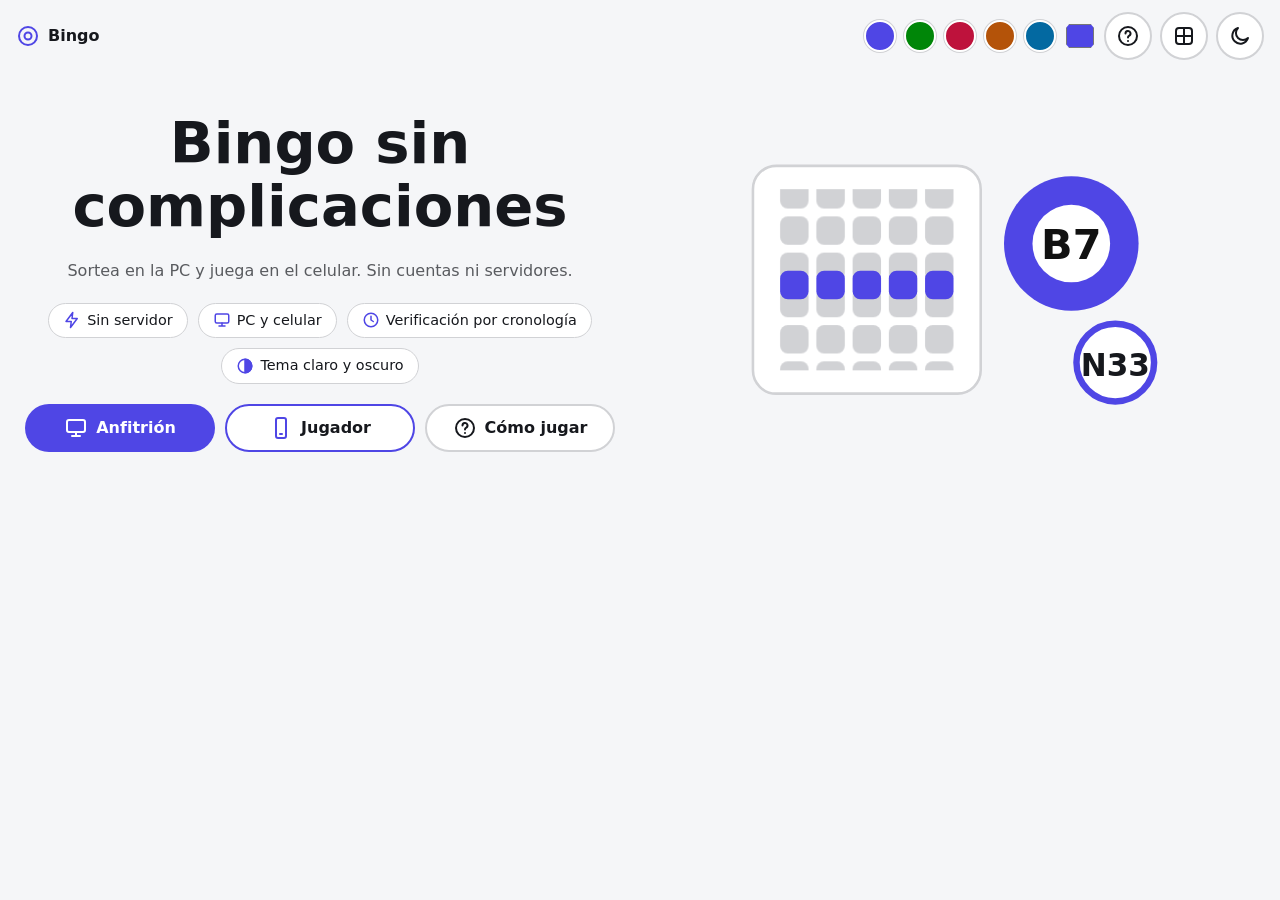
<file: index.html>
<!doctype html>
<html lang="es">

<head>
    <meta charset="utf-8">
    <meta name="viewport" content="width=device-width,initial-scale=1,viewport-fit=cover">
    <title>Bingo</title>
    <link rel="icon" href="img/icono.svg" type="image/svg+xml">
    <link rel="stylesheet" href="estilos/style.css">
<style>
/* Las balotas de la ilustración flotan despacio (solo transform) */
@keyframes flotar{0%,100%{transform:translateY(0)}50%{transform:translateY(-8px)}}
.flota-a{animation:flotar 7s ease-in-out infinite}
.flota-b{animation:flotar 9s ease-in-out -3s infinite}
@media (prefers-reduced-motion: reduce){.flota-a,.flota-b{animation:none}}
</style>
</head>

<body>
    <header></header>
    <main>
        <section class="hero entra">
            <div>
                <h1>Bingo sin complicaciones</h1>
                <p class="suave">Sortea en la PC y juega en el celular. Sin cuentas ni servidores.</p>
                <div class="chips"><span class="chip" data-ico="rayo">Sin servidor</span><span class="chip"
                        data-ico="pantalla">PC y celular</span><span class="chip" data-ico="reloj">Verificación por
                        cronología</span><span class="chip" data-ico="contraste">Tema claro y oscuro</span></div>
                <div class="accesos"><a class="btn primario" href="anfitrion.html" data-ico="pantalla">Anfitrión</a><a
                        class="btn acento" href="jugador.html" data-ico="celular">Jugador</a><button class="btn"
                        data-ayuda data-ico="ayuda">Cómo jugar</button></div>
            </div>
            <svg viewBox="0 0 340 220" role="img" aria-label="Ilustración de una tarjeta de bingo y dos balotas">
                <defs>
                    <pattern id="celda" width="28" height="28" patternUnits="userSpaceOnUse">
                        <rect x="3" y="3" width="22" height="22" rx="6" fill="var(--borde)" />
                    </pattern>
                </defs>
                <rect x="10" y="20" width="176" height="176" rx="18" fill="var(--panel)" stroke="var(--borde)"
                    stroke-width="2" />
                <rect x="28" y="38" width="140" height="140" fill="url(#celda)" />
                <g fill="var(--acento)">
                    <rect x="31" y="101" width="22" height="22" rx="6" />
                    <rect x="59" y="101" width="22" height="22" rx="6" />
                    <rect x="87" y="101" width="22" height="22" rx="6" />
                    <rect x="115" y="101" width="22" height="22" rx="6" />
                    <rect x="143" y="101" width="22" height="22" rx="6" />
                </g>
                <g class="flota flota-a"><circle cx="256" cy="80" r="52" fill="var(--acento)" />
                <circle cx="256" cy="80" r="30" fill="var(--sobre-acento)" />
                <text x="256" y="92" text-anchor="middle" font-size="32" font-weight="800" fill="#111"
                    font-family="system-ui,sans-serif">B7</text></g>
                <g class="flota flota-b"><circle cx="290" cy="172" r="30" fill="var(--panel)" stroke="var(--acento)" stroke-width="5" />
                <text x="290" y="182" text-anchor="middle" font-size="24" font-weight="800" fill="var(--texto)"
                    font-family="system-ui,sans-serif">N33</text></g>
            </svg>
        </section>
    </main>
    <script src="js/nucleo.js"></script>
    <script src="js/interfaz.js"></script>
    <script>montarBarra('Bingo')</script>
</body>

</html>
</file>
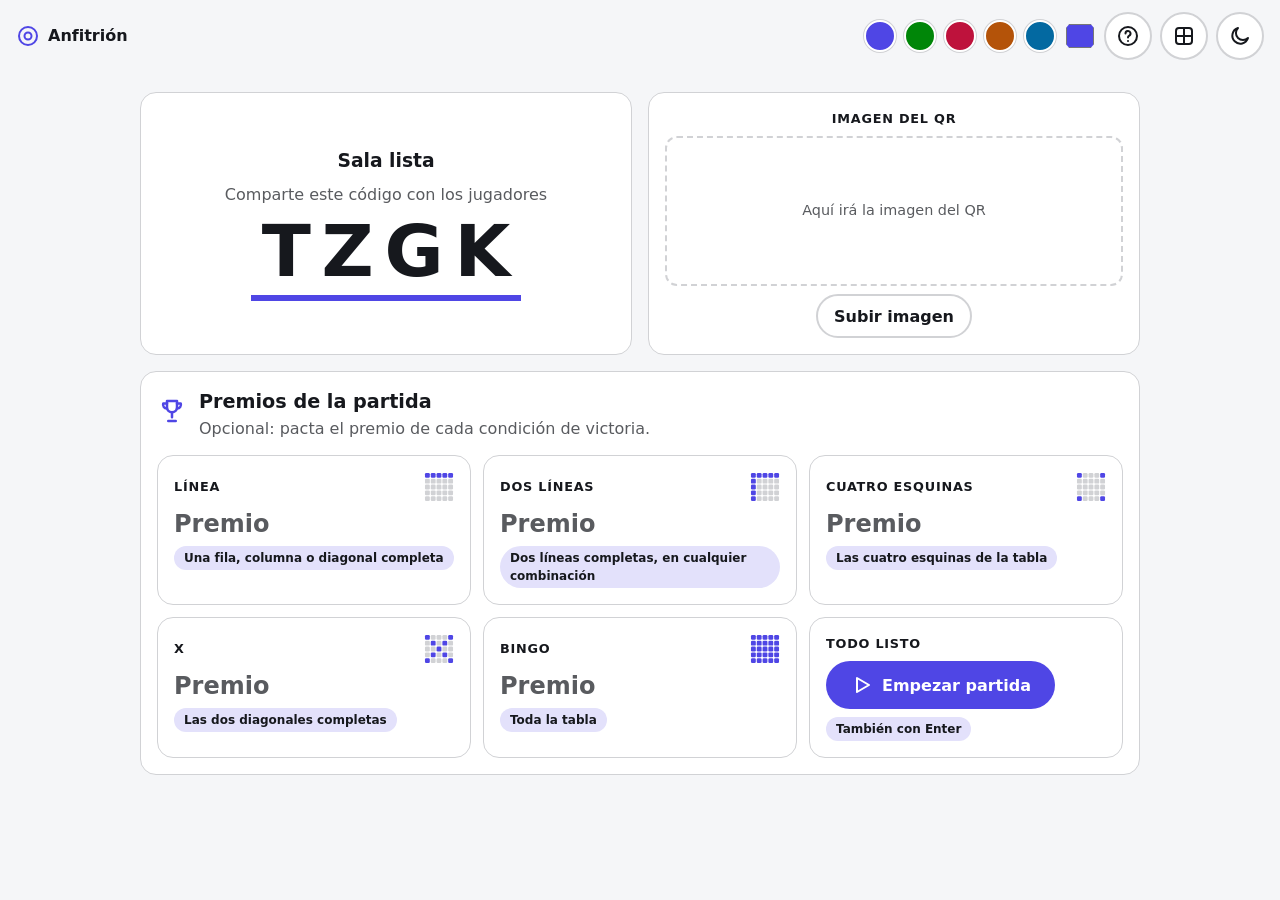
<file: anfitrion.html>
<!doctype html>
<html lang="es">

<head>
    <meta charset="utf-8">
    <meta name="viewport" content="width=device-width,initial-scale=1,viewport-fit=cover">
    <title>Bingo · Anfitrión</title>
    <link rel="icon" href="img/icono.svg" type="image/svg+xml">
    <link rel="stylesheet" href="estilos/style.css?v=5">
<style>
/* Pantalla previa y ganadores: fichas organizadas con flexbox (no dependen de style.css) */
#previa{display:flex;flex-direction:column;gap:16px;max-width:1000px;margin:4px auto;padding:0;text-align:left}
.previa-fila{display:flex;flex-wrap:wrap;gap:16px}
.previa-fila>.ficha{flex:1 1 320px}
.ficha{display:flex;flex-direction:column;gap:8px;padding:16px;border:1px solid var(--borde);border-radius:16px;background:var(--panel)}
.ficha-cabecera{display:flex;align-items:center;justify-content:space-between;gap:8px}
.ficha-etiqueta{font-size:.8rem;font-weight:800;letter-spacing:.06em;text-transform:uppercase}
.ficha-valor{font-size:2rem;font-weight:800;line-height:1.1;overflow-wrap:anywhere}
.ficha-pastilla{align-self:flex-start;padding:3px 10px;border-radius:999px;background:color-mix(in srgb,var(--acento) 16%,var(--panel));font-size:.75rem;font-weight:700}
.ficha-codigo{align-items:center;justify-content:center;text-align:center}
.codigo-sala{font-size:clamp(2.6rem,7vw,4.5rem);font-weight:800;letter-spacing:.15em;line-height:1;border-bottom:6px solid var(--acento);padding:0 0 8px .15em}
.ficha-imagen{justify-content:center;text-align:center}
.imagen-zona{display:flex;align-items:center;justify-content:center;height:150px;padding:6px;border:2px dashed var(--borde);border-radius:12px;font-size:.9rem;overflow:hidden}
.imagen-zona img{max-width:100%;max-height:100%;object-fit:contain;border-radius:8px;background:#fff;padding:4px}
.imagen-acciones{display:flex;flex-wrap:wrap;justify-content:center;gap:8px}
.imagen-acciones .btn{min-height:44px;padding:0 16px}
.premios-caja{display:flex;flex-direction:column;gap:14px;padding:16px;border:1px solid var(--borde);border-radius:16px;background:var(--panel)}
.premios-titulo{display:flex;align-items:center;gap:12px}
.premios-titulo .ico{width:30px;height:30px;color:var(--acento)}
.premios-titulo h2{font-size:1.2rem}
.premios-flex{display:flex;flex-wrap:wrap;gap:12px}
#tarjetasPremios{display:contents}
.premios-flex .ficha{flex:1 1 calc(33.333% - 12px);min-width:230px}
.ficha-premio{cursor:text}
.ficha-premio input{width:100%;min-height:0;padding:0;border:0;border-radius:6px;background:transparent;color:var(--texto);font:800 1.5rem system-ui,sans-serif}
.ficha-premio input::placeholder{color:var(--suave);font-weight:600}
.mini-patron svg{width:30px;height:30px;display:block}
.ficha-empezar{justify-content:center;align-items:flex-start}
.aviso-sala{padding:14px 18px;border:1px solid var(--borde);border-left:5px solid var(--acento);border-radius:14px;background:var(--panel)}
.aviso-sala h2{font-size:1.15rem}
#dlgGanadores{width:min(900px,94vw);max-width:none}
#dlgGanadores #listaGanadores{list-style:none;padding:0;margin:14px 0;display:flex;flex-wrap:wrap;gap:14px}
#dlgGanadores .ficha{flex:1 1 240px;flex-wrap:nowrap;align-items:stretch}
#dlgGanadores .ficha-cabecera .ico{color:var(--acento)}
#dlgGanadores .nombre-ganador{flex:none;width:100%;min-height:44px}
#dlgGanadores .ficha-vacia{flex-basis:100%;align-items:center;text-align:center}
#previa.sale{opacity:0;transform:translateY(-8px);transition:opacity .18s ease,transform .18s ease}
@media (prefers-reduced-motion: reduce){#previa.sale{transition:none}}
</style>
</head>

<body>
    <header></header>
    <main>
        <section id="previa" class="previa entra" hidden>
            <div class="previa-fila">
                <article class="ficha ficha-codigo">
                    <h1>Sala lista</h1>
                    <p class="suave">Comparte este código con los jugadores</p>
                    <div class="codigo-sala" id="codigoGrande" aria-live="polite"></div>
                </article>
                <article class="ficha ficha-imagen">
                    <div class="ficha-etiqueta">Imagen del QR</div>
                    <div class="imagen-zona">
                        <img id="qrImagen" alt="Código QR para entrar al bingo" hidden>
                        <p class="suave" id="qrVacio">Aquí irá la imagen del QR</p>
                    </div>
                    <div class="imagen-acciones">
                        <button class="btn" id="qrSubir">Subir imagen</button>
                        <button class="btn" id="qrQuitar" hidden>Quitar</button>
                        <input type="file" id="qrArchivo" accept="image/*" hidden>
                    </div>
                </article>
            </div>
            <div class="premios-caja">
                <div class="premios-titulo">
                    <span data-ico="trofeo"></span>
                    <div>
                        <h2>Premios de la partida</h2>
                        <p class="suave">Opcional: pacta el premio de cada condición de victoria.</p>
                    </div>
                </div>
                <div class="premios-flex">
                    <div id="tarjetasPremios"></div>
                    <article class="ficha ficha-empezar">
                        <div class="ficha-etiqueta">Todo listo</div>
                        <button class="btn primario" id="btnEmpezar" data-ico="jugar">Empezar partida</button>
                        <span class="ficha-pastilla">También con Enter</span>
                    </article>
                </div>
            </div>
        </section>
        <section id="juego" hidden>
            <div class="franja">
                <p class="pastilla">Sala <b id="codigoSala"></b></p>
                <div class="acciones"><button class="btn" id="btnGanadores">Ganadores</button><button class="btn"
                        id="btnNueva">Nueva partida</button></div>
            </div>
            <div class="tablero-anfitrion">
                <aside class="panel lateral">
                    <div class="tarjetas">
                        <div class="tarjeta"><span class="suave">Jugada</span><b id="contador">0</b></div>
                        <div class="tarjeta"><span class="suave">Restan</span><b id="restantes">75</b></div>
                    </div>
                    <div class="progreso" role="progressbar" aria-label="Progreso del sorteo"><span id="barra"></span>
                    </div>
                    <div id="panelPremios" hidden>
                        <h3>Premios</h3>
                        <ul class="premios-lista" id="listaPremios"></ul>
                    </div>
                    <h3>Historial</h3>
                    <ol class="historial" id="historial"></ol>
                </aside>
                <div class="panel centro">
                    <div class="escenario" id="escenario"><svg viewBox="0 0 100 100" role="img"
                            aria-label="Balota del sorteo">
                            <circle cx="50" cy="50" r="48" fill="var(--acento)" />
                            <circle cx="50" cy="50" r="37" fill="var(--panel)" />
                            <circle cx="50" cy="50" r="43" fill="none" stroke="var(--sobre-acento)" stroke-width="2"
                                stroke-linecap="round" stroke-dasharray="14 40" />
                        </svg>
                        <h2 id="numeroActual" aria-live="polite">—</h2>
                    </div>
                    <p class="suave" id="mensaje"></p>
                    <div class="cuenta" id="cuenta" hidden aria-hidden="true"><span id="cuentaBarra"></span></div>
                </div>
                <div class="panel">
                    <div class="numeros" id="numeros" aria-label="Tablero de números"></div>
                </div>
            </div>
            <nav class="menu-inferior" aria-label="Opciones del anfitrión"><button class="btn primario ranura"
                    id="btnSortear" data-ico="jugar"><span>Sortear</span><small>Espacio</small></button><button
                    class="btn acento ranura" id="btnVerificar" data-ico="verificar"><span>Verificar
                        victoria</span><small>V</small></button><button class="btn ranura" id="btnAuto" data-ico="reloj"
                    aria-pressed="false"><span>Sorteo automático</span></button><select id="intervaloAuto"
                    class="intervalo" aria-label="Segundos entre números">
                    <option value="5">5 s</option>
                    <option value="8">8 s</option>
                    <option value="12">12 s</option>
                    <option value="20">20 s</option>
                </select><button class="btn ranura corta" id="btnVoz"></button><select id="selectorVoz"
                    class="intervalo" aria-label="Elegir voz" hidden></select><button class="btn ranura"
                    id="btnPantalla" data-ico="pantalla"><span>Pantalla completa</span></button></nav>
        </section>
    </main>
    <dialog id="dlgGanadores" aria-labelledby="tituloGanadores">
        <div class="aviso-sala">
            <h2 id="tituloGanadores">Ganadores</h2>
            <p class="suave" id="resumenGanadores"></p>
        </div>
        <ol id="listaGanadores"></ol>
        <button class="btn primario" id="cerrarGanadores">Cerrar</button>
    </dialog>
    <dialog id="dlgGuardada" aria-labelledby="tituloGuardada">
        <h2 id="tituloGuardada">Partida guardada</h2>
        <p id="textoGuardada"></p>
        <div class="acciones-dialogo"><button class="btn primario" id="btnContinuar">Continuar</button><button
                class="btn" id="btnDescartar">Nueva partida</button></div>
    </dialog>
    <script src="js/nucleo.js?v=5"></script>
    <script src="js/interfaz.js?v=5"></script>
    <script src="js/voz.js?v=5"></script>
    <script src="js/anfitrion.js?v=5"></script>
</body>

</html>
</file>
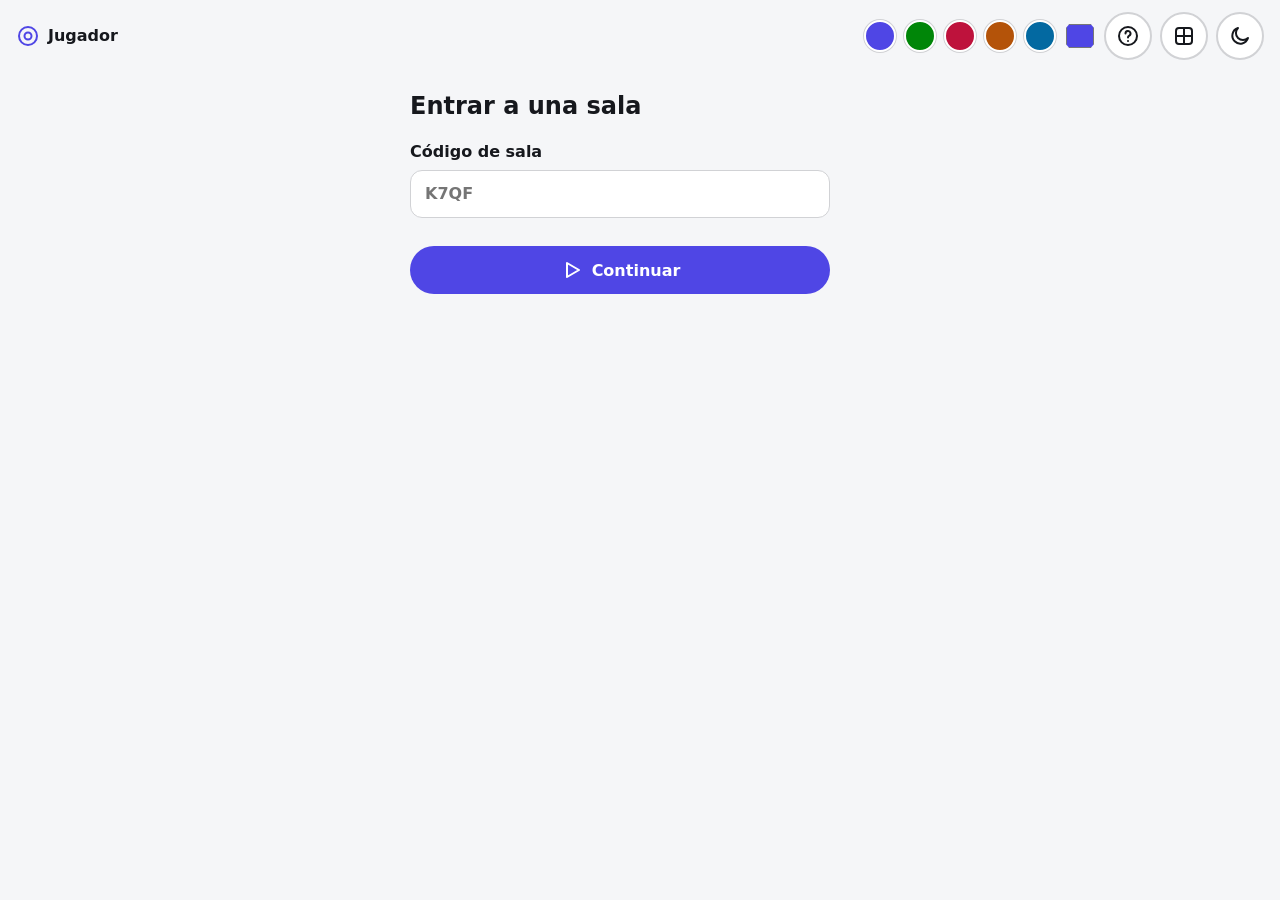
<file: jugador.html>
<!doctype html>
<html lang="es">

<head>
    <meta charset="utf-8">
    <meta name="viewport" content="width=device-width,initial-scale=1,viewport-fit=cover">
    <title>Bingo · Jugador</title>
    <link rel="icon" href="img/icono.svg" type="image/svg+xml">
    <link rel="stylesheet" href="estilos/style.css">
</head>

<body>
    <header></header>
    <main>
        <section class="pantalla entra" id="pantallaCodigo" hidden>
            <h1>Entrar a una sala</h1>
            <form class="formulario" id="formCodigo"><label>Código de sala<input id="campoCodigo" maxlength="4"
                        autocapitalize="characters" autocomplete="off" placeholder="K7QF" required></label>
                <p class="error" id="errorCodigo" role="alert"></p><button class="btn primario"
                    data-ico="jugar">Continuar</button>
            </form>
        </section>
        <section class="pantalla entra" id="pantallaTablas" hidden>
            <h1>Elige tus tablas</h1>
            <p class="suave">Toca hasta 2 códigos para jugar con dos tablas a la vez.</p>
            <div class="catalogo" id="catalogo"></div>
            <div class="vista-previa" id="vistaPrevia"></div><button class="btn primario" id="btnElegir" disabled
                data-ico="verificar">Jugar</button><button class="btn" id="btnOtroCodigo" data-ico="volver">Cambiar
                código</button>
        </section>
        <section class="pantalla entra" id="pantallaJuego" hidden>
            <p>Sala <b id="salaJuego"></b></p>
            <div id="tablas"></div><button class="btn" id="btnCambiar" data-ico="volver">Cambiar de código</button>
        </section>
        <section class="pantalla entra" id="pantallaReclamo" hidden>
            <h1>Muestra esto al anfitrión</h1>
            <div class="panel">
                <p class="suave">Código de tabla</p>
                <div class="gigante" id="reclamoTabla"></div>
                <p class="suave">Hora</p>
                <div class="gigante" id="reclamoHora"></div>
            </div>
            <p id="reclamoMensaje"></p><button class="btn" id="btnVolverTabla" data-ico="volver">Volver a mis
                tablas</button>
        </section>
    </main>
    <script src="js/nucleo.js"></script>
    <script src="js/interfaz.js"></script>
    <script src="js/jugador.js"></script>
</body>

</html>
</file>
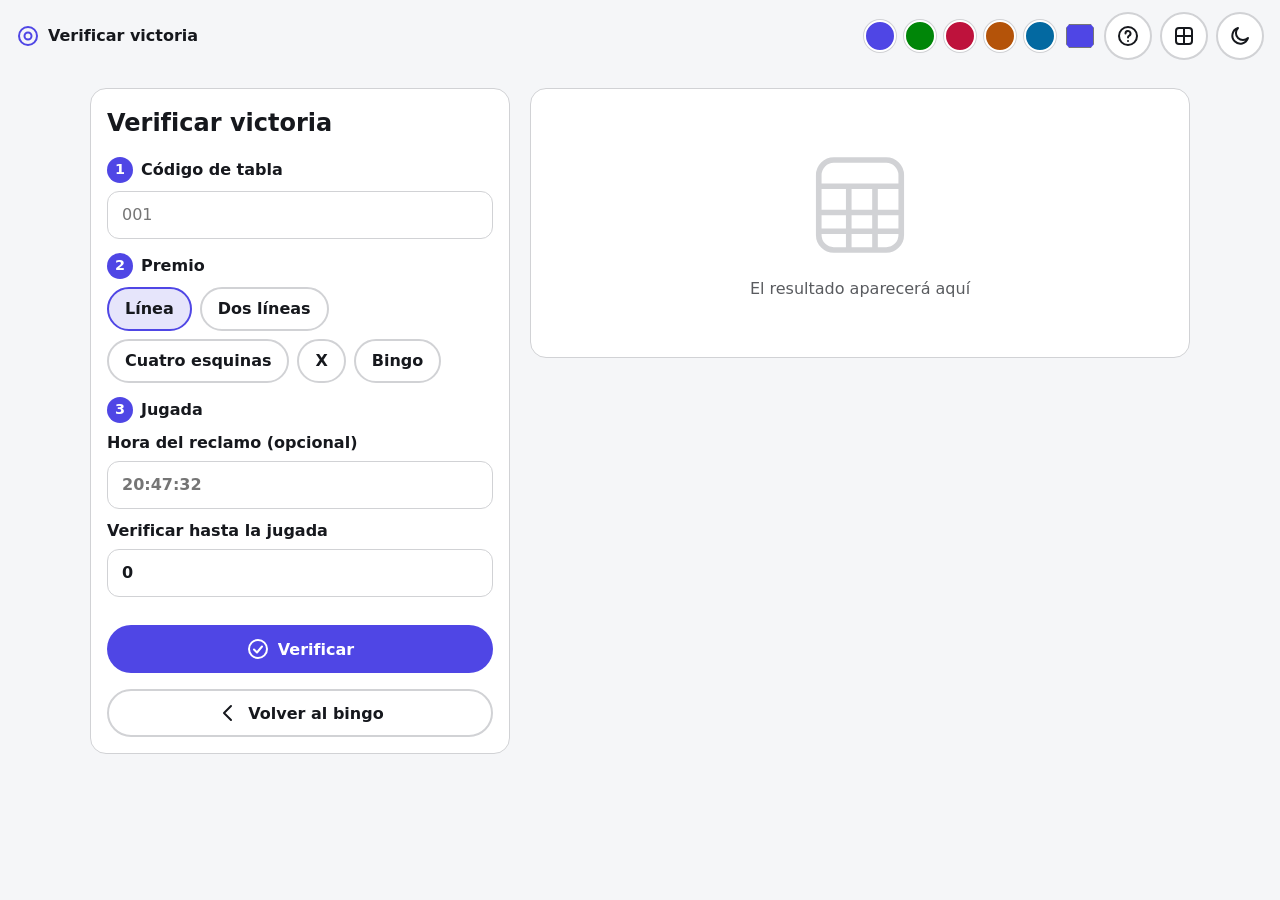
<file: verificar.html>
<!doctype html>
<html lang="es">

<head>
    <meta charset="utf-8">
    <meta name="viewport" content="width=device-width,initial-scale=1,viewport-fit=cover">
    <title>Bingo · Verificar victoria</title>
    <link rel="icon" href="img/icono.svg" type="image/svg+xml">
    <link rel="stylesheet" href="estilos/style.css">
</head>

<body>
    <header></header>
    <main>
        <div class="verificacion entra" id="contenido">
            <section class="panel">
                <h1>Verificar victoria</h1>
                <form class="formulario" id="formulario">
                    <fieldset>
                        <legend><span class="paso">1</span>Código de tabla</legend><input id="campoTabla"
                            placeholder="001" inputmode="numeric" maxlength="3" autocomplete="off"
                            aria-label="Código de tabla" required>
                    </fieldset>
                    <fieldset>
                        <legend><span class="paso">2</span>Premio</legend>
                        <div class="opciones" id="opcionesPremio" role="radiogroup" aria-label="Premio"></div>
                    </fieldset>
                    <fieldset>
                        <legend><span class="paso">3</span>Jugada</legend>
                        <label>Hora del reclamo (opcional)<input id="campoHora" placeholder="20:47:32"
                                inputmode="numeric" maxlength="8" autocomplete="off"></label>
                        <label>Verificar hasta la jugada<input id="campoJugada" type="number" min="0" required></label>
                    </fieldset>
                    <p class="error" id="error" role="alert"></p>
                    <button class="btn primario" data-ico="verificar">Verificar</button>
                </form>
                <button class="btn" id="btnVolver" data-ico="volver">Volver al bingo</button>
            </section>
            <section class="panel" aria-live="polite">
                <div class="vacio" id="vacio"><svg class="ilustracion" viewBox="0 0 64 64" role="img"
                        aria-label="Tabla de bingo vacía">
                        <rect x="10" y="8" width="44" height="48" rx="8" fill="none" stroke="var(--borde)"
                            stroke-width="3" />
                        <path d="M10 22h44M26 22v34M40 22v34M10 36h44M10 46h44" stroke="var(--borde)"
                            stroke-width="3" />
                    </svg>
                    <p class="suave">El resultado aparecerá aquí</p>
                </div>
                <div id="zonaResultado" hidden>
                    <div class="resultado" id="resultado"></div>
                    <div class="chips" id="datosResultado"></div>
                    <div id="tabla"></div>
                </div>
            </section>
        </div>
    </main>
    <script src="js/nucleo.js"></script>
    <script src="js/interfaz.js"></script>
    <script src="js/verificar.js"></script>
</body>

</html>
</file>
<file: estilos/style.css>
:root {
    --fondo: #f5f6f8;
    --texto: #16181d;
    --panel: #fff;
    --acento: #4f46e5;
    --sobre-acento: #fff;
    --borde: color-mix(in srgb, var(--fondo) 84%, var(--texto));
    --suave: color-mix(in srgb, var(--texto) 70%, var(--fondo));
    --radio: 16px
}

[data-tema=oscuro] {
    --fondo: #111318;
    --texto: #eef0f4;
    --panel: color-mix(in srgb, var(--fondo) 93%, #fff)
}

* {
    box-sizing: border-box
}

[hidden] {
    display: none !important
}

body {
    margin: 0;
    min-height: 100vh;
    display: flex;
    flex-direction: column;
    background: var(--fondo);
    color: var(--texto);
    font-family: system-ui, -apple-system, "Segoe UI", Roboto, sans-serif;
    line-height: 1.5;
    padding: env(safe-area-inset-top) env(safe-area-inset-right) env(safe-area-inset-bottom) env(safe-area-inset-left);
    transition: background .2s, color .2s
}

h1,
h2,
h3,
p {
    margin: 0
}

main {
    flex: 1;
    width: 100%;
    max-width: 1400px;
    margin: auto;
    padding: 16px
}

.suave {
    color: var(--suave)
}

:focus-visible {
    outline: 3px solid var(--acento);
    outline-offset: 2px
}

.ico {
    width: 24px;
    height: 24px;
    fill: none;
    stroke: currentColor;
    stroke-width: 2;
    stroke-linecap: round;
    stroke-linejoin: round;
    flex: none
}

header {
    display: flex;
    justify-content: space-between;
    align-items: center;
    flex-wrap: wrap;
    gap: 12px;
    padding: 12px 16px
}

.marca {
    display: flex;
    align-items: center;
    gap: 8px;
    font-weight: 700;
    color: var(--texto);
    text-decoration: none
}

.marca .ico {
    color: var(--acento)
}

.acciones,
.muestras {
    display: flex;
    align-items: center;
    gap: 8px
}

.muestra {
    width: 32px;
    height: 32px;
    border-radius: 50%;
    border: 2px solid var(--panel);
    box-shadow: 0 0 0 1px var(--borde);
    cursor: pointer
}

#selectorAcento {
    width: 32px;
    height: 32px;
    padding: 0;
    border: 0;
    border-radius: 50%;
    background: none;
    min-height: 0
}

.btn {
    min-height: 48px;
    padding: 0 22px;
    border-radius: 999px;
    border: 2px solid var(--borde);
    background: var(--panel);
    color: var(--texto);
    font: 600 1rem system-ui, sans-serif;
    display: inline-flex;
    align-items: center;
    justify-content: center;
    gap: 8px;
    cursor: pointer;
    text-decoration: none;
    transition: background .15s, transform .15s, border-color .15s
}

.btn:hover {
    border-color: var(--suave)
}

.btn:active {
    transform: scale(.97)
}

.btn:disabled {
    opacity: .45;
    cursor: not-allowed;
    transform: none
}

.btn.icono {
    width: 48px;
    padding: 0
}

.primario {
    background: var(--acento);
    color: var(--sobre-acento);
    border-color: transparent
}

.primario:hover {
    border-color: transparent;
    filter: brightness(1.08)
}

.acento {
    border-color: var(--acento)
}

.acento .ico {
    color: var(--acento)
}

.panel {
    background: var(--panel);
    border: 1px solid var(--borde);
    border-radius: var(--radio);
    padding: 16px
}

.entra {
    animation: entrar .25s ease both
}

@keyframes entrar {
    from {
        opacity: 0;
        transform: translateY(8px)
    }
}

label {
    display: grid;
    gap: 6px;
    font-weight: 600
}

.formulario {
    display: grid;
    gap: 14px;
    max-width: 420px
}

input,
select {
    width: 100%;
    min-height: 48px;
    padding: 0 14px;
    border-radius: 12px;
    border: 1px solid var(--borde);
    background: var(--panel);
    color: var(--texto);
    font: inherit
}

.error {
    color: var(--texto);
    font-weight: 600
}

.hero {
    display: grid;
    grid-template-columns: 1fr 1fr;
    gap: 32px;
    align-items: center;
    padding: 24px 0
}

.hero>div {
    display: grid;
    gap: 20px;
    justify-items: center;
    text-align: center
}

.hero h1 {
    font-size: clamp(2.2rem, 5vw, 3.6rem);
    line-height: 1.1
}

.hero>svg {
    width: 100%;
    max-width: 440px;
    justify-self: center
}

.chips,
.accesos {
    display: flex;
    flex-wrap: wrap;
    justify-content: center;
    gap: 10px
}

.accesos .btn {
    min-width: 190px
}

.chip {
    display: inline-flex;
    align-items: center;
    gap: 6px;
    padding: 6px 14px;
    border: 1px solid var(--borde);
    border-radius: 999px;
    background: var(--panel);
    font-size: .9rem
}

.chip .ico {
    color: var(--acento);
    width: 18px;
    height: 18px
}

.previa {
    display: grid;
    justify-items: center;
    text-align: center;
    gap: 18px;
    padding: 40px 16px;
    max-width: 640px;
    margin: 24px auto
}

.codigo {
    font-size: clamp(3.5rem, 14vw, 8rem);
    font-weight: 800;
    letter-spacing: .15em;
    line-height: 1;
    border-bottom: 6px solid var(--acento);
    padding: 0 0 8px .15em
}

.franja {
    display: flex;
    justify-content: space-between;
    align-items: center;
    gap: 12px;
    flex-wrap: wrap;
    margin-bottom: 12px
}

.tablero-anfitrion {
    display: grid;
    grid-template-columns: 230px 1fr minmax(300px, 28%);
    gap: 14px;
    align-items: stretch;
    flex: 1;
    min-height: 0
}

.tablero-anfitrion>.panel {
    min-height: 0;
    overflow: hidden
}

.historial {
    list-style: none;
    padding: 0;
    margin: 8px 0 0;
    display: grid;
    gap: 6px
}

.historial li {
    padding: 6px 10px;
    border-radius: 10px;
    border: 1px solid var(--borde)
}

.centro {
    background: linear-gradient(160deg, color-mix(in srgb, var(--acento) 14%, var(--panel)), var(--panel) 65%);
    display: grid;
    place-items: center;
    text-align: center;
    align-content: center;
    gap: 12px
}

.escenario {
    display: grid;
    place-items: center;
    width: min(100%, 480px, calc(100vh - 340px));
    aspect-ratio: 1
}

.escenario>* {
    grid-area: 1/1
}

.escenario svg {
    width: 100%;
    height: 100%
}

.girando svg {
    animation: girar .9s linear infinite
}

@keyframes girar {
    to {
        transform: rotate(360deg)
    }
}

#numeroActual {
    font-size: clamp(3rem, min(7vw, 13vh), 7rem);
    font-weight: 800;
    line-height: 1;
    font-variant-numeric: tabular-nums
}

.numeros {
    display: grid;
    grid-template-columns: repeat(5, 1fr);
    grid-template-rows: auto repeat(15, minmax(0, 1fr));
    gap: 5px;
    height: 100%
}

.letra {
    display: grid;
    place-items: center;
    font-size: 1.4rem;
    font-weight: 800;
    border-bottom: 4px solid var(--acento);
    padding-bottom: 4px
}

.n {
    min-height: 0;
    display: grid;
    place-items: center;
    border-radius: 10px;
    font-size: clamp(.8rem, 2.2vh, 1.05rem);
    font-weight: 600;
    border: 1px solid var(--borde);
    color: var(--suave);
    transition: background .2s, color .2s
}

.n.sale {
    background: var(--acento);
    color: var(--sobre-acento);
    border-color: transparent;
    font-weight: 700
}

.n.ultimo {
    box-shadow: 0 0 0 3px var(--texto)
}

.menu-inferior {
    position: sticky;
    bottom: 0;
    display: flex;
    justify-content: center;
    gap: 12px;
    margin-top: 12px;
    padding: 10px 16px;
    background: var(--panel);
    border: 1px solid var(--borde);
    border-radius: var(--radio)
}

.ranura {
    flex-direction: column;
    gap: 0;
    min-height: 64px;
    font-size: 1.05rem;
    min-width: min(240px, 44vw)
}

.ranura small {
    font-weight: 400
}

.tabla {
    display: grid;
    grid-template-columns: repeat(5, 1fr);
    gap: 6px;
    max-width: 420px;
    margin: auto
}

.tabla b {
    text-align: center;
    font-size: 1.2rem
}

.casilla {
    aspect-ratio: 1;
    display: grid;
    place-items: center;
    border-radius: 12px;
    border: 1px solid var(--borde);
    background: var(--panel);
    color: var(--texto);
    font: 700 1.25rem system-ui, sans-serif;
    cursor: pointer;
    transition: background .15s, color .15s;
    padding: 0
}

.casilla:disabled {
    cursor: default
}

.casilla.marcada {
    background: var(--acento);
    color: var(--sobre-acento);
    border-color: transparent
}

.catalogo {
    display: grid;
    grid-template-columns: repeat(auto-fill, minmax(84px, 1fr));
    gap: 8px
}

.catalogo .btn {
    padding: 0
}

.pantalla {
    display: grid;
    gap: 16px;
    max-width: 460px;
    margin: 0 auto
}

.pantalla.ancha {
    max-width: none
}

.resultado {
    padding: 16px;
    border-radius: var(--radio);
    font-weight: 800;
    font-size: 1.6rem;
    text-align: center
}

.valido {
    background: var(--acento);
    color: var(--sobre-acento)
}

.invalido {
    background: var(--panel);
    border: 2px solid var(--texto)
}

.gigante {
    font-size: clamp(3rem, 16vw, 6rem);
    font-weight: 800;
    line-height: 1.1;
    text-align: center
}

dialog {
    background: var(--panel);
    color: var(--texto);
    border: 1px solid var(--borde);
    border-radius: var(--radio);
    max-width: min(520px, 92vw);
    padding: 20px
}

dialog[open] {
    animation: entrar .2s ease
}

dialog::backdrop {
    background: #0008
}

dialog ol {
    padding-left: 20px;
    display: grid;
    gap: 10px
}

@media(max-width:900px) {

    .tablero-anfitrion,
    .hero {
        grid-template-columns: 1fr
    }
}

@media(prefers-reduced-motion:reduce) {

    *,
    *::before,
    *::after {
        animation: none !important;
        transition: none !important
    }
}

.pastilla {
    display: inline-flex;
    gap: 8px;
    align-items: center;
    padding: 8px 20px;
    border-radius: 999px;
    background: var(--panel);
    border: 2px solid var(--acento);
    font-size: 1.3rem;
    letter-spacing: .12em
}

.lateral {
    display: grid;
    gap: 14px;
    align-content: start
}

.tarjetas {
    display: grid;
    grid-template-columns: 1fr 1fr;
    gap: 10px
}

.tarjeta {
    padding: 12px;
    border-radius: 12px;
    border: 1px solid var(--borde);
    text-align: center
}

.tarjeta b {
    display: block;
    font-size: 2.2rem;
    line-height: 1.1;
    font-variant-numeric: tabular-nums
}

.progreso {
    height: 10px;
    border-radius: 99px;
    background: var(--borde);
    overflow: hidden
}

.progreso span {
    display: block;
    height: 100%;
    width: 0;
    background: var(--acento);
    transition: width .3s
}

.historial li {
    font-size: 1.15rem;
    display: flex;
    justify-content: space-between
}

#juego:not([hidden]) {
    display: flex;
    flex-direction: column;
    height: calc(100vh - 110px);
    min-height: 560px
}

.lateral {
    overflow: hidden
}

.pantalla-completa header {
    display: none
}

.pantalla-completa main {
    padding: 12px
}

.pantalla-completa #juego:not([hidden]) {
    height: calc(100vh - 24px)
}

#tablas .tabla,
#vistaPrevia .tabla {
    max-width: none;
    width: 100%;
    gap: 7px;
    padding: 14px;
    border-radius: 28px;
    border: 1px solid var(--borde);
    background: linear-gradient(160deg, color-mix(in srgb, var(--acento) 16%, var(--panel)), var(--panel));
    box-shadow: 0 10px 30px color-mix(in srgb, var(--acento) 18%, transparent)
}

#tablas .tabla b,
#vistaPrevia .tabla b {
    background: var(--acento);
    color: var(--sobre-acento);
    border-radius: 12px;
    padding: 6px 0;
    font-size: 1.4rem;
    letter-spacing: .05em
}

#tablas .casilla,
#vistaPrevia .casilla {
    font-size: clamp(1.4rem, 7vw, 2rem);
    border-radius: 16px;
    border-width: 2px;
    box-shadow: 0 2px 0 var(--borde);
    transition: background .15s, color .15s, transform .15s
}

#tablas .casilla.marcada,
#vistaPrevia .casilla.marcada {
    transform: scale(.93);
    box-shadow: inset 0 0 0 3px color-mix(in srgb, var(--sobre-acento) 55%, transparent)
}

@media(max-width:900px) {
    #juego:not([hidden]) {
        height: auto
    }
}

@media(max-width:600px) {
    main {
        padding: 12px
    }
}

.historia {
    padding: 12px 14px;
    border-radius: 12px;
    background: color-mix(in srgb, var(--acento) 14%, var(--panel));
    border-left: 4px solid var(--acento);
    margin: 8px 0 12px
}

.pestanas {
    display: flex;
    flex-wrap: wrap;
    gap: 8px;
    margin-bottom: 12px
}

dialog {
    max-height: 88vh;
    overflow: auto
}

.cuenta {
    width: min(100%, 320px);
    height: 8px;
    border-radius: 99px;
    background: var(--borde);
    overflow: hidden
}

.cuenta span {
    display: block;
    height: 100%;
    background: var(--acento);
    transform-origin: left;
    transform: scaleX(0)
}

.cuenta span.corre {
    animation: cuenta var(--duracion, 8s) linear forwards
}

@keyframes cuenta {
    to {
        transform: scaleX(1)
    }
}

.menu-inferior {
    flex-wrap: wrap;
    align-items: stretch
}

.menu-inferior .ranura {
    min-width: min(190px, 44vw)
}

.menu-inferior .ranura.corta {
    min-width: 96px
}

.intervalo {
    width: auto;
    min-height: 64px;
    min-width: 88px;
    border-radius: 999px;
    font-weight: 600;
    cursor: pointer
}

.btn[aria-pressed=true] {
    border-color: var(--acento);
    background: color-mix(in srgb, var(--acento) 14%, var(--panel))
}

#reclamoMensaje {
    text-align: center;
    font-weight: 600
}

.casilla.falta {
    border: 2px dashed var(--acento);
    animation: latido 1.4s ease-in-out infinite
}

@keyframes latido {
    50% {
        transform: scale(.95)
    }
}

.casilla.ganadora {
    background: var(--texto);
    color: var(--fondo);
    border-color: transparent
}

.aviso {
    text-align: center;
    font-weight: 600;
    padding: 8px 12px;
    border-radius: 12px;
    border: 2px dashed var(--acento)
}

.acciones-dialogo {
    display: flex;
    gap: 10px;
    flex-wrap: wrap;
    margin-top: 12px
}

.tarjeta-tabla {
    display: grid;
    gap: 12px;
    margin-bottom: 24px
}

.tarjeta-tabla h2 {
    font-size: 1.2rem;
    text-align: center
}

.vista-previa {
    display: grid;
    gap: 12px
}

.verificacion {
    display: grid;
    grid-template-columns: minmax(300px, 420px) 1fr;
    gap: 20px;
    max-width: 1100px;
    margin: 0 auto;
    align-items: start
}

.verificacion .panel {
    display: grid;
    gap: 16px
}

fieldset {
    border: 0;
    margin: 0;
    padding: 0;
    display: grid;
    gap: 10px
}

legend {
    font-weight: 700;
    display: flex;
    align-items: center;
    gap: 8px;
    padding: 0;
    margin-bottom: 8px
}

.paso {
    display: inline-grid;
    place-items: center;
    width: 26px;
    height: 26px;
    border-radius: 50%;
    background: var(--acento);
    color: var(--sobre-acento);
    font-size: .9rem
}

.opciones {
    display: flex;
    flex-wrap: wrap;
    gap: 8px
}

.opcion {
    position: relative;
    display: block
}

.opcion input {
    position: absolute;
    opacity: 0;
    pointer-events: none
}

.opcion span {
    display: inline-flex;
    align-items: center;
    min-height: 44px;
    padding: 0 16px;
    border-radius: 999px;
    border: 2px solid var(--borde);
    font-weight: 600;
    cursor: pointer;
    transition: background .15s, border-color .15s
}

.opcion input:checked+span {
    border-color: var(--acento);
    background: color-mix(in srgb, var(--acento) 14%, var(--panel))
}

.opcion input:focus-visible+span {
    outline: 3px solid var(--acento);
    outline-offset: 2px
}

.vacio {
    display: grid;
    justify-items: center;
    gap: 12px;
    padding: 40px 0
}

.ilustracion {
    width: 120px
}

.resultado {
    display: flex;
    align-items: center;
    justify-content: center;
    gap: 12px
}

.resultado .ico {
    width: 48px;
    height: 48px
}

#zonaResultado:not([hidden]) {
    display: grid;
    gap: 16px
}

#zonaResultado .chips {
    justify-content: center
}

@media(max-width:800px) {
    .verificacion {
        grid-template-columns: 1fr
    }
}

.patrones {
    display: grid;
    grid-template-columns: repeat(auto-fit, minmax(130px, 1fr));
    gap: 14px;
    margin: 12px 0
}

.patrones figure {
    margin: 0;
    display: grid;
    gap: 6px;
    justify-items: center;
    text-align: center
}

.patrones svg {
    width: 84px;
    height: 84px
}

.premios-previa {
    display: grid;
    gap: 10px;
    width: min(100%, 440px);
    text-align: left
}

.premios-previa h2 {
    font-size: 1.2rem
}

#camposPremios {
    display: grid;
    gap: 8px
}

#camposPremios label {
    grid-template-columns: 130px 1fr;
    align-items: center
}

.premios-lista {
    list-style: none;
    margin: 6px 0 0;
    padding: 0;
    display: grid;
    gap: 6px
}

.premios-lista li {
    display: flex;
    justify-content: space-between;
    gap: 8px;
    padding: 6px 10px;
    border-radius: 10px;
    border: 1px solid var(--borde);
    font-size: .95rem
}

#listaGanadores {
    padding-left: 20px;
    display: grid;
    gap: 10px
}

#listaGanadores li {
    display: flex;
    flex-wrap: wrap;
    align-items: center;
    gap: 8px
}

.nombre-ganador {
    width: auto;
    flex: 1;
    min-width: 140px;
    min-height: 40px
}

#selectorVoz {
    max-width: 170px
}
</file>
